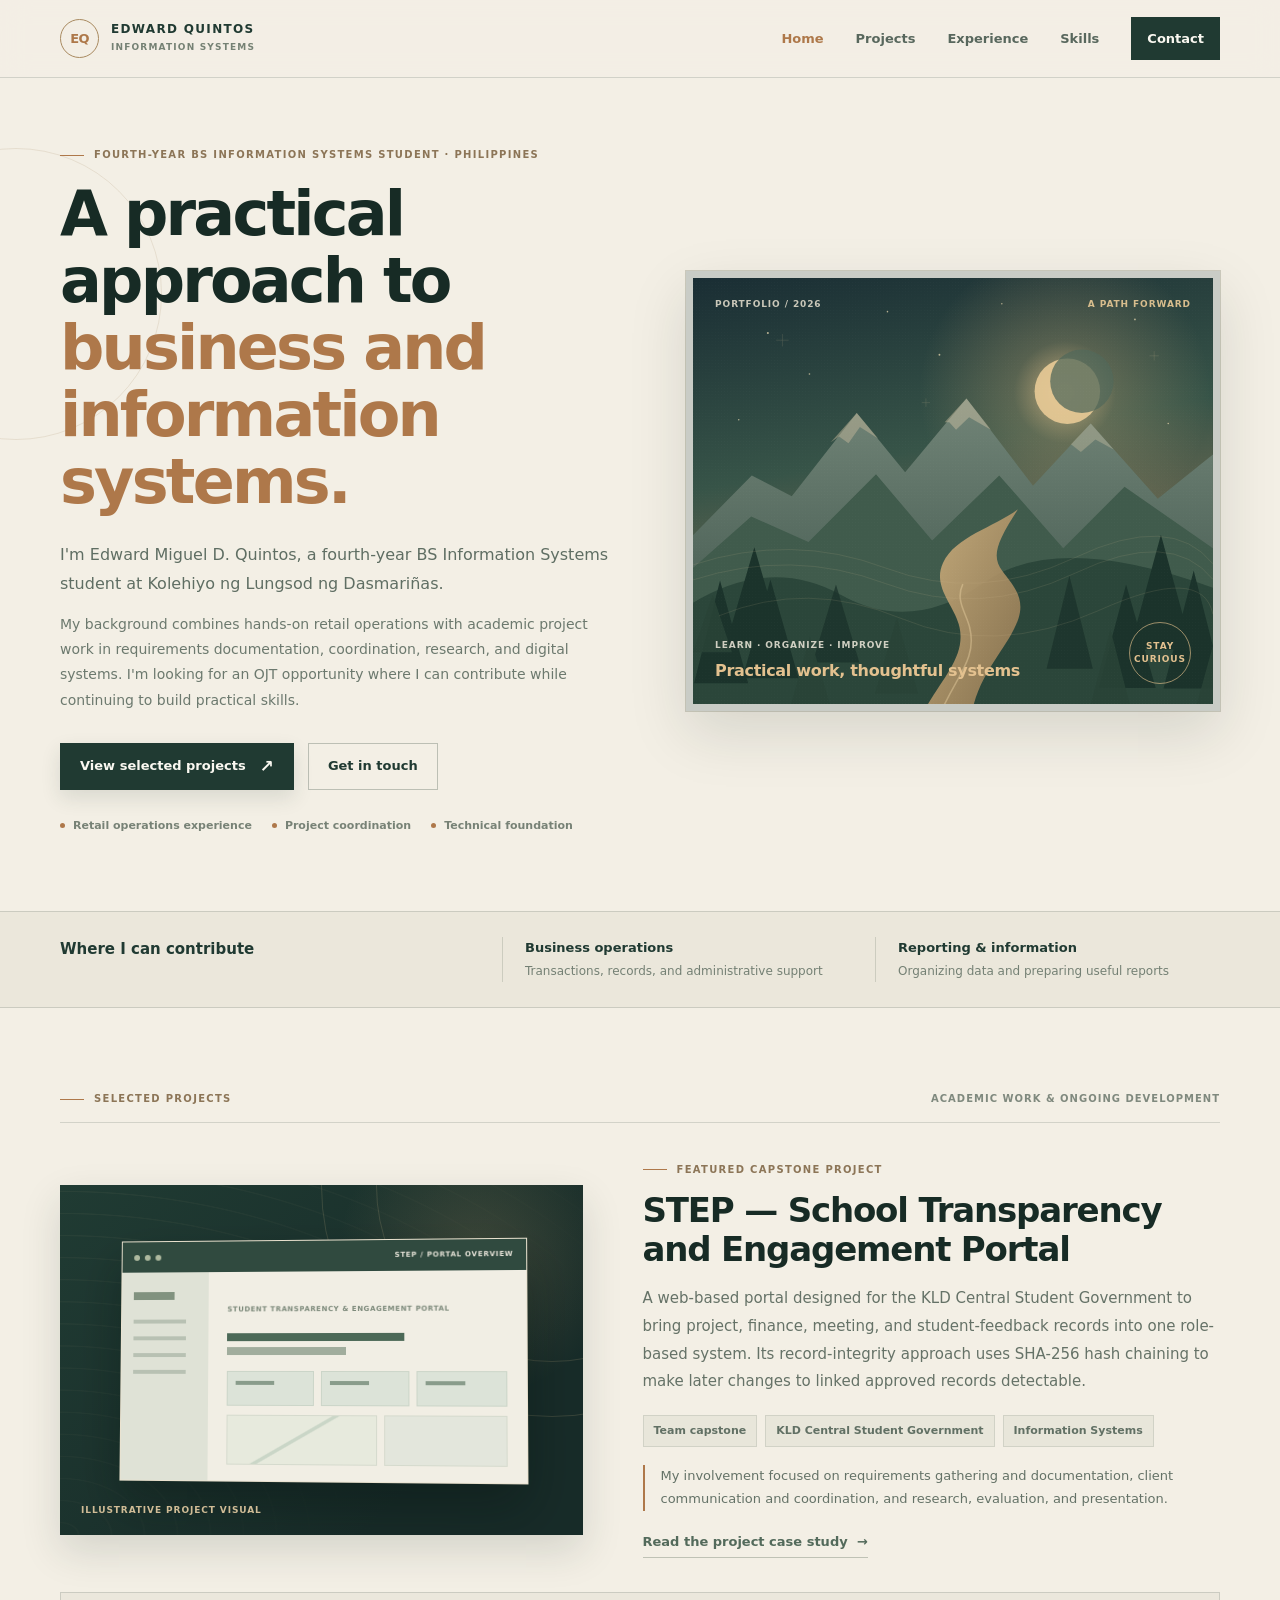
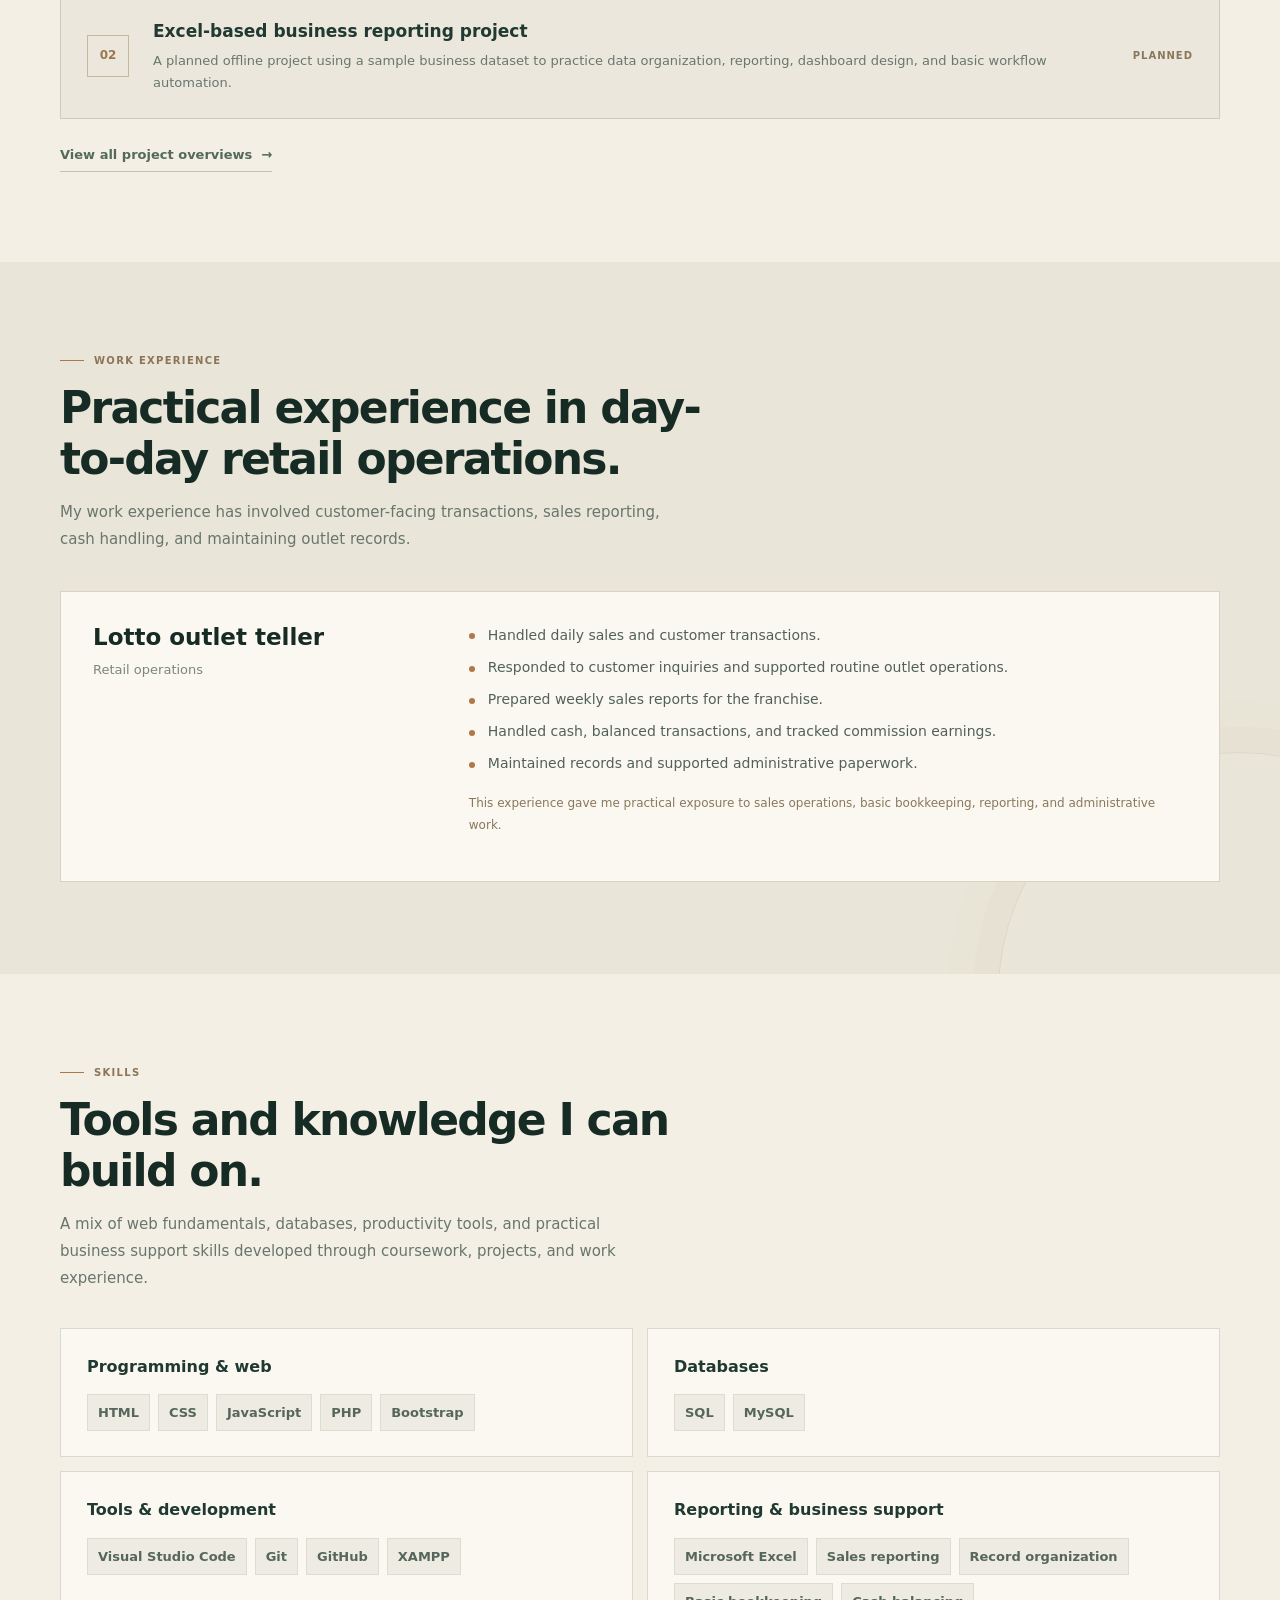
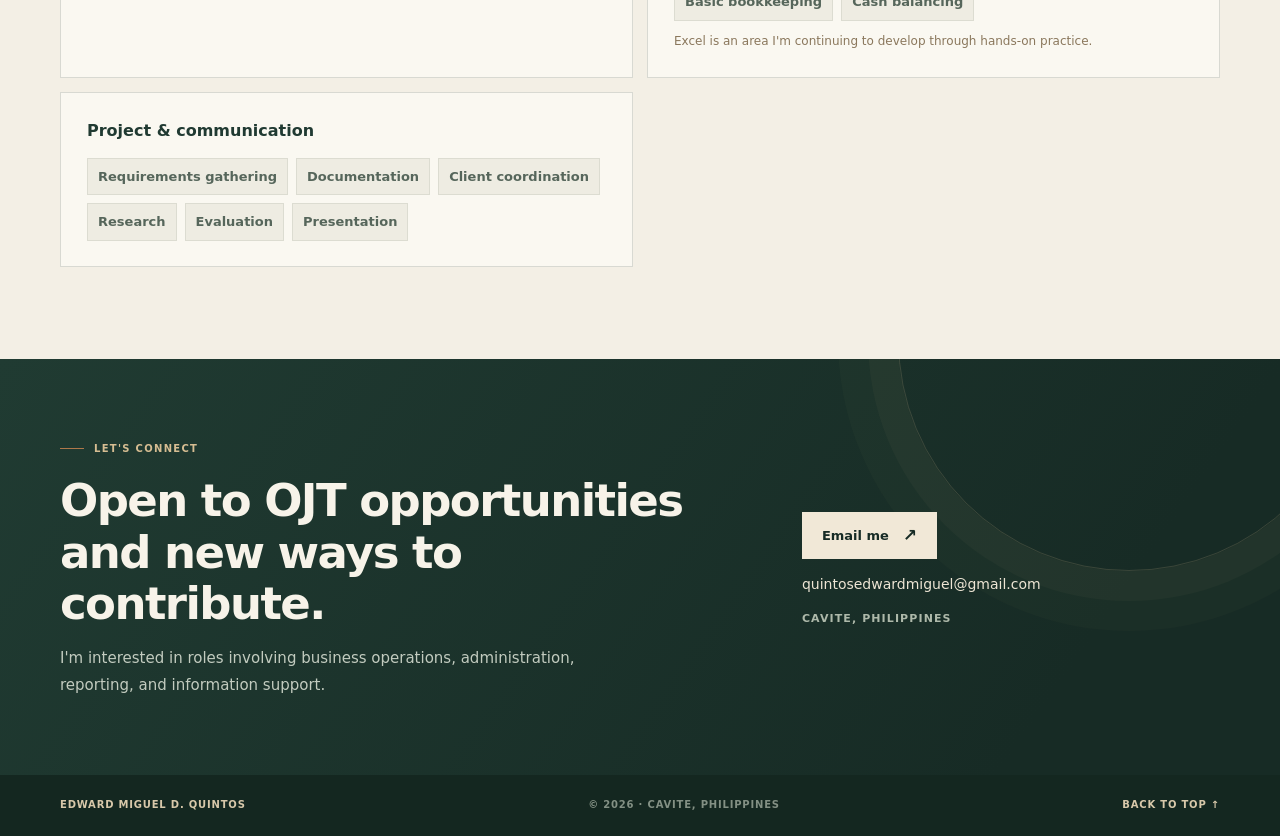
<file: index.html>
<!doctype html>
<html lang="en">
<head>
  <meta charset="utf-8">
  <meta name="viewport" content="width=device-width, initial-scale=1">
  <meta name="theme-color" content="#203a32">
  <meta name="description" content="Portfolio of Edward Miguel D. Quintos, a fourth-year BS Information Systems student interested in business operations, reporting, and information systems.">
  <meta property="og:title" content="Edward Miguel D. Quintos — Information Systems Portfolio">
  <meta property="og:description" content="Projects, work experience, and practical skills in business operations and information systems.">
  <meta property="og:type" content="website">
  <title>Edward Miguel D. Quintos — Information Systems Portfolio</title>
  <link rel="stylesheet" href="assets/css/site.css">
  <script src="assets/js/site.js" defer></script>
</head>
<body>
<a class="skip-link" href="#main">Skip to content</a>
<header class="site-header" id="top">
  <a class="brand" href="#top" aria-label="Edward Quintos, home">
  <span class="brand-mark" aria-hidden="true">EQ</span>
  <span><span class="brand-name">EDWARD QUINTOS</span><span class="brand-sub">INFORMATION SYSTEMS</span></span>
</a>
  <button class="menu-toggle" type="button" aria-expanded="false" aria-controls="primary-nav" aria-label="Open navigation"><span></span><span></span></button>
  <nav class="site-nav" id="primary-nav" aria-label="Main navigation">
    <a href="#top" aria-current="page">Home</a>
    <a href="projects/index.html">Projects</a>
    <a href="#experience">Experience</a>
    <a href="#skills">Skills</a>
    <a class="nav-contact" href="#contact">Contact</a>
  </nav>
</header>
<main id="main">
  <section class="hero shell" aria-labelledby="hero-title">
    <div class="hero-copy">
      <p class="eyebrow">FOURTH-YEAR BS INFORMATION SYSTEMS STUDENT · PHILIPPINES</p>
      <h1 id="hero-title">A practical approach to <span class="accent">business and information systems.</span></h1>
      <p class="hero-lede">I'm Edward Miguel D. Quintos, a fourth-year BS Information Systems student at Kolehiyo ng Lungsod ng Dasmariñas.</p>
      <p class="hero-subtext">My background combines hands-on retail operations with academic project work in requirements documentation, coordination, research, and digital systems. I'm looking for an OJT opportunity where I can contribute while continuing to build practical skills.</p>
      <div class="hero-actions">
        <a class="button button-primary" href="projects/index.html">View selected projects <span class="arrow" aria-hidden="true">↗</span></a>
        <a class="button button-secondary" href="#contact">Get in touch</a>
      </div>
      <div class="hero-facts"><span>Retail operations experience</span><span>Project coordination</span><span>Technical foundation</span></div>
    </div>
    <aside class="hero-art" aria-label="Illustrated twilight mountain valley with a winding path through a forest">
  <div class="art-topline"><span>PORTFOLIO / 2026</span><span class="art-coord">A PATH FORWARD</span></div>
  <svg viewBox="0 0 1000 900" preserveAspectRatio="xMidYMid slice" role="img" aria-hidden="true" xmlns="http://www.w3.org/2000/svg">
          <defs>
            <linearGradient id="sky" x1="0" y1="0" x2="0.2" y2="1"><stop stop-color="#172a32"/><stop offset=".48" stop-color="#375448"/><stop offset="1" stop-color="#a27d59"/></linearGradient>
            <radialGradient id="glow"><stop stop-color="#e6c58f" stop-opacity=".8"/><stop offset=".35" stop-color="#d6b17b" stop-opacity=".25"/><stop offset="1" stop-color="#d6b17b" stop-opacity="0"/></radialGradient>
            <linearGradient id="farMount" x1="0" y1="0" x2="0" y2="1"><stop stop-color="#718477"/><stop offset="1" stop-color="#344b42"/></linearGradient>
            <linearGradient id="nearMount" x1="0" y1="0" x2="0" y2="1"><stop stop-color="#4d6655"/><stop offset="1" stop-color="#1a332d"/></linearGradient>
            <linearGradient id="path" x1="0" y1="0" x2="1" y2="1"><stop stop-color="#d8b783"/><stop offset="1" stop-color="#8f744f"/></linearGradient>
            <pattern id="grain" width="6" height="6" patternUnits="userSpaceOnUse"><circle cx="1" cy="1" r=".6" fill="#fff" opacity=".14"/></pattern>
          </defs>
          <rect width="1000" height="900" fill="url(#sky)"/>
          <circle cx="715" cy="260" r="280" fill="url(#glow)"/>
          <circle cx="720" cy="258" r="63" fill="#e7c995" opacity=".92"/>
          <circle cx="748" cy="239" r="61" fill="#52685a" opacity=".75"/>
          <g fill="#e6d5ad" opacity=".75">
            <circle cx="144" cy="146" r="2"/><circle cx="224" cy="225" r="1.6"/><circle cx="374" cy="105" r="1.5"/><circle cx="474" cy="188" r="1.8"/><circle cx="850" cy="120" r="1.7"/><circle cx="914" cy="320" r="1.5"/><circle cx="594" cy="90" r="1.4"/><circle cx="88" cy="313" r="1.5"/>
          </g>
          <g stroke="#ddc69a" stroke-width="1" fill="none" opacity=".25"><path d="M160 160h24m-12-12v24"/><path d="M878 190h18m-9-9v18"/><path d="M440 280h16m-8-8v16"/></g>
          <path d="M0 535 113 420 190 460 315 300 408 414 526 272 654 440 765 320 894 465 1000 380 1000 900 0 900Z" fill="url(#farMount)"/>
          <path d="m265 356 50-56 41 49-35-22-22 31-18-13Z" fill="#c2b69a" opacity=".48"/><path d="m484 318 42-46 47 60-42-24-25 24-13-14Z" fill="#d7c6a6" opacity=".42"/><path d="m727 360 38-40 44 50-35-19-28 24Z" fill="#d7c6a6" opacity=".34"/>
          <path d="M0 598 112 499 222 548 352 418 460 545 589 420 712 560 830 442 1000 560 1000 900 0 900Z" fill="#405b4c"/>
          <path d="M0 665Q150 575 285 650T560 626T1000 636V900H0Z" fill="#2b463a"/>
          <path d="M430 900C470 816 530 772 511 706c-11-39-51-73-30-118 24-51 96-67 144-103-42 65-51 91-30 119 20 27 44 51 31 91-20 60-82 105-94 205Z" fill="url(#path)" opacity=".88"/>
          <path d="M467 900c30-87 82-121 65-188-7-28-28-52-13-83" stroke="#f0d7a7" stroke-width="3" fill="none" opacity=".4"/>
          <g fill="#1b332b">
            <path d="M65 740 118 558 171 740Z M95 810 149 620 203 810Z M2 820 52 622 106 820Z"/><path d="M840 755 900 534 960 755Z M905 830 963 603 1021 830Z M780 829 833 630 890 829Z"/>
            <path d="M230 780 275 630 320 780Z M680 792 724 613 769 792Z" opacity=".78"/>
          </g>
          <g fill="#294437" opacity=".88"><path d="M0 760 38 650 75 760Z M186 870 225 730 266 870Z M350 840 392 694 433 840Z M760 880 803 716 845 880Z M965 875 1000 747 1035 875Z"/></g>
          <g stroke="#d5bd93" stroke-width="1" opacity=".24" fill="none"><path d="M0 592Q190 530 370 598T735 578T1000 590"/><path d="M0 621Q190 560 370 628T735 608T1000 620"/><path d="M50 690Q220 620 400 695T780 680T1000 687"/></g>
          <rect width="1000" height="900" fill="url(#grain)" opacity=".42"/>
        </svg>
  <div class="art-bottomline"><div><span>LEARN · ORGANIZE · IMPROVE</span><strong>Practical work, thoughtful systems</strong></div><div class="art-stamp">STAY<br>CURIOUS</div></div>
</aside>
  </section>

  <section class="intro-band" aria-label="Areas of interest">
    <div class="shell intro-band-inner">
      <div class="intro-band-lead">Where I can contribute</div>
      <div class="intro-band-item"><strong>Business operations</strong><span>Transactions, records, and administrative support</span></div>
      <div class="intro-band-item"><strong>Reporting & information</strong><span>Organizing data and preparing useful reports</span></div>
    </div>
  </section>

  <section class="project-preview-section shell" aria-labelledby="selected-work-title">
    <div class="section-topline"><p class="eyebrow" id="selected-work-title">SELECTED PROJECTS</p><span class="section-note">Academic work & ongoing development</span></div>
    <article class="project-preview-card">
      <div class="project-art" aria-label="Illustrative preview of a portal dashboard, not an application screenshot">
        <div class="contour" aria-hidden="true"></div>
        <div class="project-window" aria-hidden="true">
          <div class="window-bar"><i></i><i></i><i></i><span>STEP / PORTAL OVERVIEW</span></div>
          <div class="window-body"><div class="window-sidebar"><b></b><i></i><i></i><i></i><i></i></div><div class="window-main"><span class="wire-label">STUDENT TRANSPARENCY & ENGAGEMENT PORTAL</span><div class="wire-title"></div><div class="wire-title short"></div><div class="wire-stats"><i></i><i></i><i></i></div><div class="wire-content"><i></i><i></i></div></div></div>
        </div>
        <span class="visual-caption">ILLUSTRATIVE PROJECT VISUAL</span>
      </div>
      <div class="project-copy">
        <p class="eyebrow">FEATURED CAPSTONE PROJECT</p>
        <h3>STEP — School Transparency and Engagement Portal</h3>
        <p class="project-summary">A web-based portal designed for the KLD Central Student Government to bring project, finance, meeting, and student-feedback records into one role-based system. Its record-integrity approach uses SHA-256 hash chaining to make later changes to linked approved records detectable.</p>
        <div class="project-meta"><span class="meta-chip">Team capstone</span><span class="meta-chip">KLD Central Student Government</span><span class="meta-chip">Information Systems</span></div>
        <p class="contribution-note">My involvement focused on requirements gathering and documentation, client communication and coordination, and research, evaluation, and presentation.</p>
        <a class="text-link" href="projects/step.html">Read the project case study <span aria-hidden="true">→</span></a>
      </div>
    </article>
    <div class="planned-project">
      <div class="planned-mark" aria-hidden="true">02</div>
      <div class="planned-project-copy"><h3>Excel-based business reporting project</h3><p>A planned offline project using a sample business dataset to practice data organization, reporting, dashboard design, and basic workflow automation.</p></div>
      <span class="status-label">PLANNED</span>
    </div>
    <div style="margin-top:22px"><a class="text-link" href="projects/index.html">View all project overviews <span aria-hidden="true">→</span></a></div>
  </section>

  <section class="experience-section section" id="experience" aria-labelledby="experience-title">
    <div class="shell">
      <div class="section-heading">
        <p class="eyebrow">WORK EXPERIENCE</p>
        <h2 id="experience-title">Practical experience in day-to-day retail operations.</h2>
        <p>My work experience has involved customer-facing transactions, sales reporting, cash handling, and maintaining outlet records.</p>
      </div>
      <article class="experience-card">
        <div class="experience-role"><h3>Lotto outlet teller</h3><p>Retail operations</p></div>
        <div class="experience-detail">
          <ul class="clean-list">
            <li>Handled daily sales and customer transactions.</li>
            <li>Responded to customer inquiries and supported routine outlet operations.</li>
            <li>Prepared weekly sales reports for the franchise.</li>
            <li>Handled cash, balanced transactions, and tracked commission earnings.</li>
            <li>Maintained records and supported administrative paperwork.</li>
          </ul>
          <p class="experience-footnote">This experience gave me practical exposure to sales operations, basic bookkeeping, reporting, and administrative work.</p>
        </div>
      </article>
    </div>
  </section>

  <section class="skills-section shell" id="skills" aria-labelledby="skills-title">
    <div class="section-heading">
      <p class="eyebrow">SKILLS</p>
      <h2 id="skills-title">Tools and knowledge I can build on.</h2>
      <p>A mix of web fundamentals, databases, productivity tools, and practical business support skills developed through coursework, projects, and work experience.</p>
    </div>
    <div class="skills-grid">
      <article class="skill-card"><h3>Programming & web</h3><div class="skill-tags"><span>HTML</span><span>CSS</span><span>JavaScript</span><span>PHP</span><span>Bootstrap</span></div></article>
      <article class="skill-card"><h3>Databases</h3><div class="skill-tags"><span>SQL</span><span>MySQL</span></div></article>
      <article class="skill-card"><h3>Tools & development</h3><div class="skill-tags"><span>Visual Studio Code</span><span>Git</span><span>GitHub</span><span>XAMPP</span></div></article>
      <article class="skill-card"><h3>Reporting & business support</h3><div class="skill-tags"><span>Microsoft Excel</span><span>Sales reporting</span><span>Record organization</span><span>Basic bookkeeping</span><span>Cash balancing</span></div><p class="skill-note">Excel is an area I'm continuing to develop through hands-on practice.</p></article>
      <article class="skill-card"><h3>Project & communication</h3><div class="skill-tags"><span>Requirements gathering</span><span>Documentation</span><span>Client coordination</span><span>Research</span><span>Evaluation</span><span>Presentation</span></div></article>
    </div>
  </section>

  <section class="contact-section" id="contact" aria-labelledby="contact-title">
    <div class="shell contact-inner">
      <div><p class="eyebrow">LET'S CONNECT</p><h2 id="contact-title">Open to OJT opportunities and new ways to contribute.</h2><p>I'm interested in roles involving business operations, administration, reporting, and information support.</p></div>
      <div class="contact-actions"><a class="button button-light" href="mailto:quintosedwardmiguel@gmail.com">Email me <span class="arrow" aria-hidden="true">↗</span></a><span class="email-text">quintosedwardmiguel@gmail.com</span><span class="contact-location">Cavite, Philippines</span></div>
    </div>
  </section>
</main>
<footer class="site-footer">
  <a href="#top">EDWARD MIGUEL D. QUINTOS</a>
  <span>© <span data-year>2026</span> · CAVITE, PHILIPPINES</span>
  <a class="back-top" href="#top">BACK TO TOP ↑</a>
</footer>
</body>
</html>
</file>
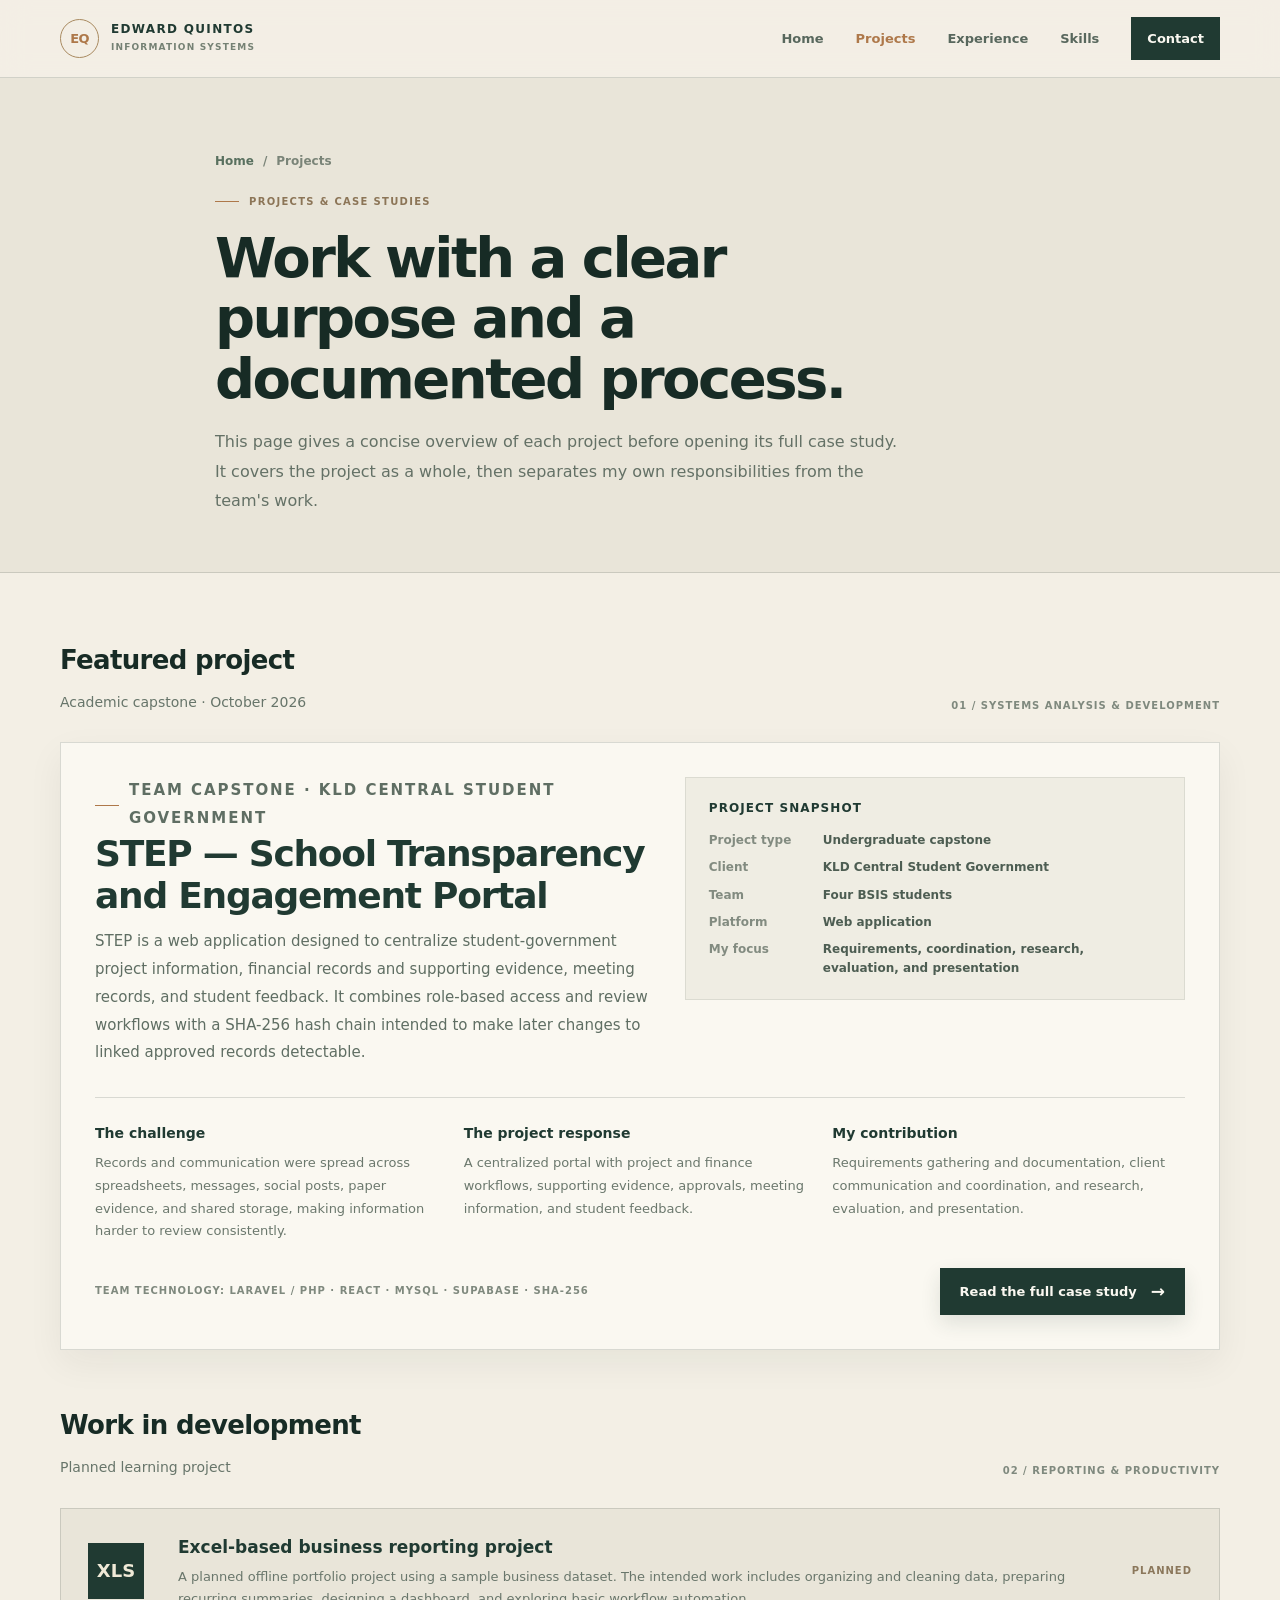
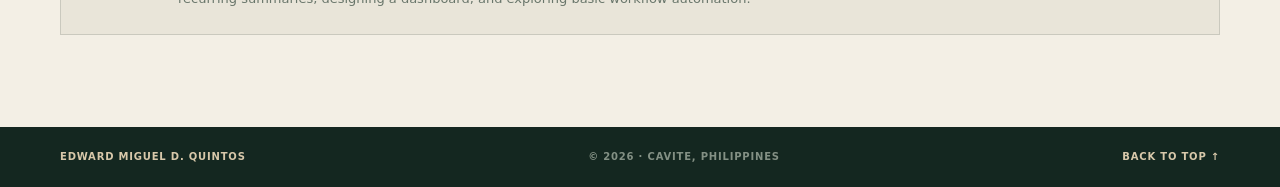
<file: projects/index.html>
<!doctype html>
<html lang="en">
<head>
  <meta charset="utf-8"><meta name="viewport" content="width=device-width, initial-scale=1"><meta name="theme-color" content="#203a32">
  <meta name="description" content="Project overviews and case studies by Edward Miguel D. Quintos, Information Systems student.">
  <title>Projects — Edward Miguel D. Quintos</title><link rel="stylesheet" href="../assets/css/site.css"><script src="../assets/js/site.js" defer></script>
</head>
<body>
<a class="skip-link" href="#main">Skip to content</a>
<header class="site-header" id="top">
  <a class="brand" href="../#top" aria-label="Edward Quintos, home">
  <span class="brand-mark" aria-hidden="true">EQ</span>
  <span><span class="brand-name">EDWARD QUINTOS</span><span class="brand-sub">INFORMATION SYSTEMS</span></span>
</a>
  <button class="menu-toggle" type="button" aria-expanded="false" aria-controls="primary-nav" aria-label="Open navigation"><span></span><span></span></button>
  <nav class="site-nav" id="primary-nav" aria-label="Main navigation">
    <a href="../#top">Home</a>
    <a href="../projects/index.html" aria-current="page">Projects</a>
    <a href="../#experience">Experience</a>
    <a href="../#skills">Skills</a>
    <a class="nav-contact" href="../#contact">Contact</a>
  </nav>
</header>
<main id="main">
  <section class="page-hero"><div class="shell page-hero-inner"><div class="breadcrumb"><a href="../index.html">Home</a><span aria-hidden="true">/</span><span>Projects</span></div><p class="eyebrow">PROJECTS & CASE STUDIES</p><h1>Work with a clear purpose and a documented process.</h1><p>This page gives a concise overview of each project before opening its full case study. It covers the project as a whole, then separates my own responsibilities from the team's work.</p></div></section>
  <section class="projects-wrap shell">
    <div class="projects-intro"><div><h2>Featured project</h2><p>Academic capstone · October 2026</p></div><span class="section-note">01 / SYSTEMS ANALYSIS & DEVELOPMENT</span></div>
    <article class="project-overview-card">
      <div class="overview-top">
        <div><p class="eyebrow">TEAM CAPSTONE · KLD CENTRAL STUDENT GOVERNMENT</p><h3>STEP — School Transparency and Engagement Portal</h3><p>STEP is a web application designed to centralize student-government project information, financial records and supporting evidence, meeting records, and student feedback. It combines role-based access and review workflows with a SHA-256 hash chain intended to make later changes to linked approved records detectable.</p></div>
        <aside class="snapshot" aria-label="Project snapshot"><h4>Project snapshot</h4><dl><dt>Project type</dt><dd>Undergraduate capstone</dd><dt>Client</dt><dd>KLD Central Student Government</dd><dt>Team</dt><dd>Four BSIS students</dd><dt>Platform</dt><dd>Web application</dd><dt>My focus</dt><dd>Requirements, coordination, research, evaluation, and presentation</dd></dl></aside>
      </div>
      <div class="overview-sections">
        <div class="overview-section"><h4>The challenge</h4><p>Records and communication were spread across spreadsheets, messages, social posts, paper evidence, and shared storage, making information harder to review consistently.</p></div>
        <div class="overview-section"><h4>The project response</h4><p>A centralized portal with project and finance workflows, supporting evidence, approvals, meeting information, and student feedback.</p></div>
        <div class="overview-section"><h4>My contribution</h4><p>Requirements gathering and documentation, client communication and coordination, and research, evaluation, and presentation.</p></div>
      </div>
      <div class="overview-footer"><span class="section-note">Team technology: Laravel / PHP · React · MySQL · Supabase · SHA-256</span><a class="button button-primary" href="step.html">Read the full case study <span class="arrow" aria-hidden="true">→</span></a></div>
    </article>

    <div class="projects-intro" style="margin-top:54px"><div><h2>Work in development</h2><p>Planned learning project</p></div><span class="section-note">02 / REPORTING & PRODUCTIVITY</span></div>
    <article class="excel-card"><div class="excel-icon" aria-hidden="true">XLS</div><div><h3>Excel-based business reporting project</h3><p>A planned offline portfolio project using a sample business dataset. The intended work includes organizing and cleaning data, preparing recurring summaries, designing a dashboard, and exploring basic workflow automation.</p></div><span class="status-label">PLANNED</span></article>
  </section>
</main>
<footer class="site-footer">
  <a href="../#top">EDWARD MIGUEL D. QUINTOS</a>
  <span>© <span data-year>2026</span> · CAVITE, PHILIPPINES</span>
  <a class="back-top" href="../#top">BACK TO TOP ↑</a>
</footer>
</body>
</html>
</file>
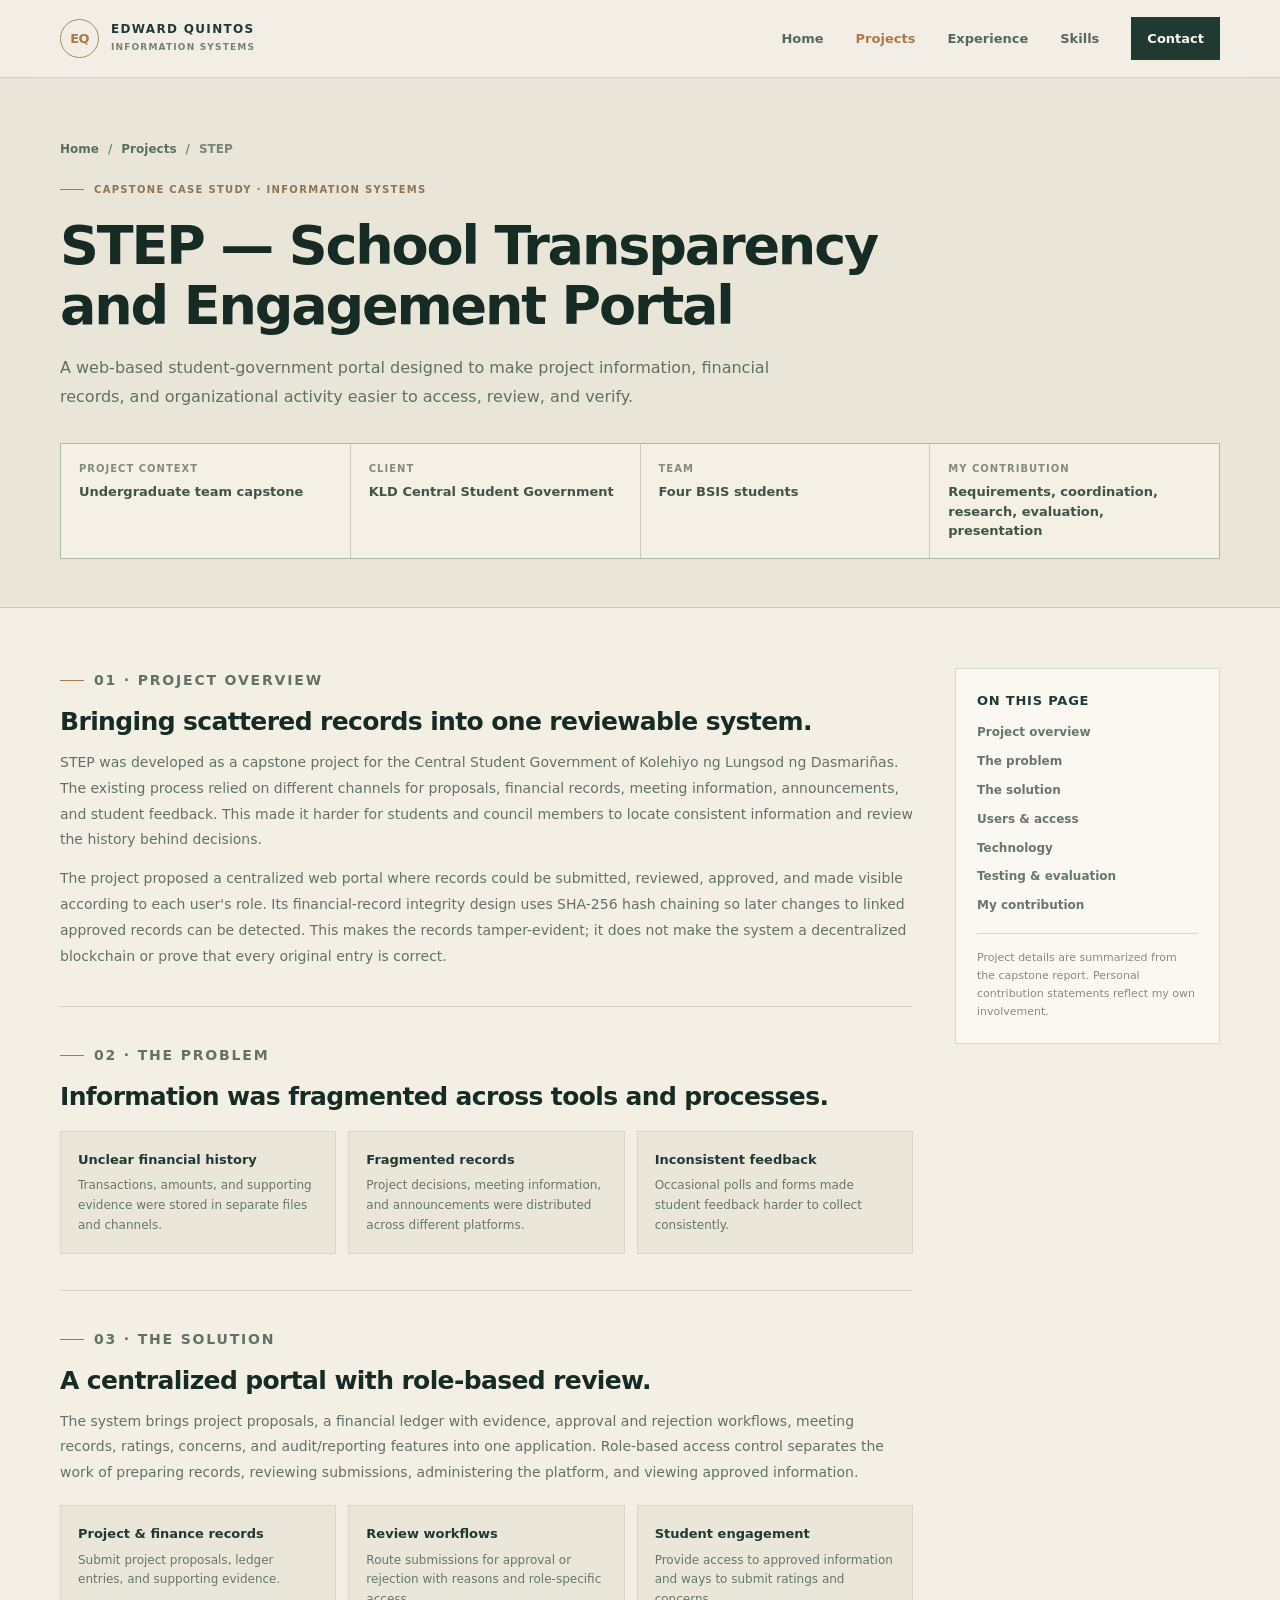
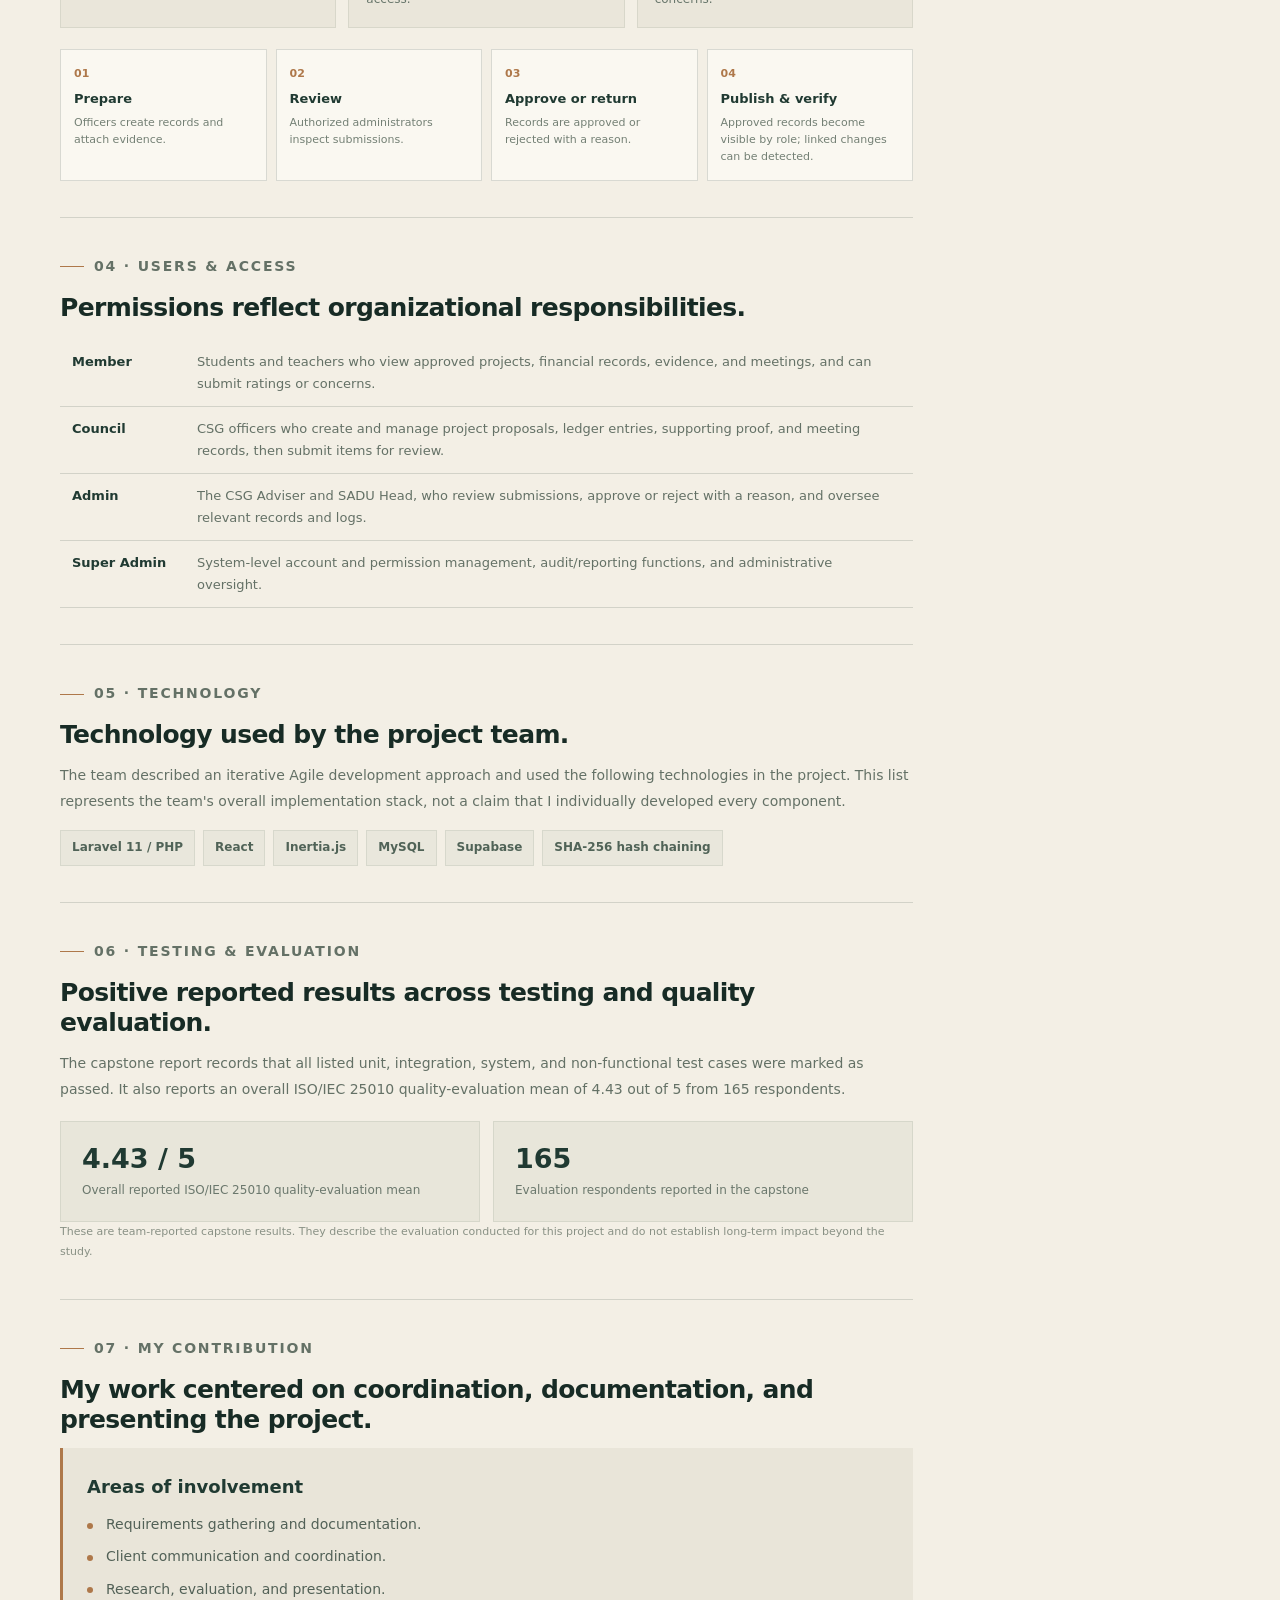
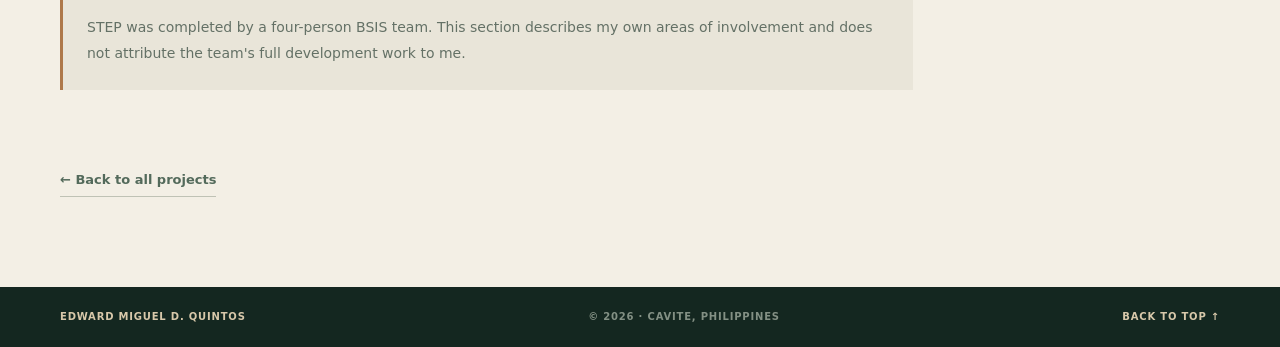
<file: projects/step.html>
<!doctype html>
<html lang="en">
<head>
  <meta charset="utf-8"><meta name="viewport" content="width=device-width, initial-scale=1"><meta name="theme-color" content="#203a32">
  <meta name="description" content="A case study of STEP, a School Transparency and Engagement Portal capstone project for the KLD Central Student Government.">
  <title>STEP Case Study — Edward Miguel D. Quintos</title><link rel="stylesheet" href="../assets/css/site.css"><script src="../assets/js/site.js" defer></script>
</head>
<body>
<a class="skip-link" href="#main">Skip to content</a>
<header class="site-header" id="top">
  <a class="brand" href="../#top" aria-label="Edward Quintos, home">
  <span class="brand-mark" aria-hidden="true">EQ</span>
  <span><span class="brand-name">EDWARD QUINTOS</span><span class="brand-sub">INFORMATION SYSTEMS</span></span>
</a>
  <button class="menu-toggle" type="button" aria-expanded="false" aria-controls="primary-nav" aria-label="Open navigation"><span></span><span></span></button>
  <nav class="site-nav" id="primary-nav" aria-label="Main navigation">
    <a href="../#top">Home</a>
    <a href="../projects/index.html" aria-current="page">Projects</a>
    <a href="../#experience">Experience</a>
    <a href="../#skills">Skills</a>
    <a class="nav-contact" href="../#contact">Contact</a>
  </nav>
</header>
<main id="main">
  <section class="case-study-hero"><div class="shell">
    <div class="breadcrumb"><a href="../index.html">Home</a><span aria-hidden="true">/</span><a href="index.html">Projects</a><span aria-hidden="true">/</span><span>STEP</span></div>
    <p class="eyebrow">CAPSTONE CASE STUDY · INFORMATION SYSTEMS</p>
    <h1>STEP — School Transparency and Engagement Portal</h1>
    <p class="lead">A web-based student-government portal designed to make project information, financial records, and organizational activity easier to access, review, and verify.</p>
    <div class="case-meta-grid">
      <div class="case-meta"><span>Project context</span><strong>Undergraduate team capstone</strong></div>
      <div class="case-meta"><span>Client</span><strong>KLD Central Student Government</strong></div>
      <div class="case-meta"><span>Team</span><strong>Four BSIS students</strong></div>
      <div class="case-meta"><span>My contribution</span><strong>Requirements, coordination, research, evaluation, presentation</strong></div>
    </div>
  </div></section>

  <section class="case-study-content shell">
    <div class="case-layout">
      <div class="case-main">
        <section class="case-section" id="overview"><p class="eyebrow">01 · PROJECT OVERVIEW</p><h2>Bringing scattered records into one reviewable system.</h2><p>STEP was developed as a capstone project for the Central Student Government of Kolehiyo ng Lungsod ng Dasmariñas. The existing process relied on different channels for proposals, financial records, meeting information, announcements, and student feedback. This made it harder for students and council members to locate consistent information and review the history behind decisions.</p><p>The project proposed a centralized web portal where records could be submitted, reviewed, approved, and made visible according to each user's role. Its financial-record integrity design uses SHA-256 hash chaining so later changes to linked approved records can be detected. This makes the records tamper-evident; it does not make the system a decentralized blockchain or prove that every original entry is correct.</p></section>

        <section class="case-section" id="problem"><p class="eyebrow">02 · THE PROBLEM</p><h2>Information was fragmented across tools and processes.</h2><div class="problem-grid"><div class="problem-card"><strong>Unclear financial history</strong><span>Transactions, amounts, and supporting evidence were stored in separate files and channels.</span></div><div class="problem-card"><strong>Fragmented records</strong><span>Project decisions, meeting information, and announcements were distributed across different platforms.</span></div><div class="problem-card"><strong>Inconsistent feedback</strong><span>Occasional polls and forms made student feedback harder to collect consistently.</span></div></div></section>

        <section class="case-section" id="solution"><p class="eyebrow">03 · THE SOLUTION</p><h2>A centralized portal with role-based review.</h2><p>The system brings project proposals, a financial ledger with evidence, approval and rejection workflows, meeting records, ratings, concerns, and audit/reporting features into one application. Role-based access control separates the work of preparing records, reviewing submissions, administering the platform, and viewing approved information.</p><div class="feature-grid"><div class="feature-card"><strong>Project & finance records</strong><span>Submit project proposals, ledger entries, and supporting evidence.</span></div><div class="feature-card"><strong>Review workflows</strong><span>Route submissions for approval or rejection with reasons and role-specific access.</span></div><div class="feature-card"><strong>Student engagement</strong><span>Provide access to approved information and ways to submit ratings and concerns.</span></div></div><div class="workflow" aria-label="Simplified record workflow"><div class="workflow-step"><b>01</b><strong>Prepare</strong><span>Officers create records and attach evidence.</span></div><div class="workflow-step"><b>02</b><strong>Review</strong><span>Authorized administrators inspect submissions.</span></div><div class="workflow-step"><b>03</b><strong>Approve or return</strong><span>Records are approved or rejected with a reason.</span></div><div class="workflow-step"><b>04</b><strong>Publish & verify</strong><span>Approved records become visible by role; linked changes can be detected.</span></div></div></section>

        <section class="case-section" id="roles"><p class="eyebrow">04 · USERS & ACCESS</p><h2>Permissions reflect organizational responsibilities.</h2><table class="role-table"><tbody><tr><th>Member</th><td>Students and teachers who view approved projects, financial records, evidence, and meetings, and can submit ratings or concerns.</td></tr><tr><th>Council</th><td>CSG officers who create and manage project proposals, ledger entries, supporting proof, and meeting records, then submit items for review.</td></tr><tr><th>Admin</th><td>The CSG Adviser and SADU Head, who review submissions, approve or reject with a reason, and oversee relevant records and logs.</td></tr><tr><th>Super Admin</th><td>System-level account and permission management, audit/reporting functions, and administrative oversight.</td></tr></tbody></table></section>

        <section class="case-section" id="technology"><p class="eyebrow">05 · TECHNOLOGY</p><h2>Technology used by the project team.</h2><p>The team described an iterative Agile development approach and used the following technologies in the project. This list represents the team's overall implementation stack, not a claim that I individually developed every component.</p><div class="tech-list"><span>Laravel 11 / PHP</span><span>React</span><span>Inertia.js</span><span>MySQL</span><span>Supabase</span><span>SHA-256 hash chaining</span></div></section>

        <section class="case-section" id="evaluation"><p class="eyebrow">06 · TESTING & EVALUATION</p><h2>Positive reported results across testing and quality evaluation.</h2><p>The capstone report records that all listed unit, integration, system, and non-functional test cases were marked as passed. It also reports an overall ISO/IEC 25010 quality-evaluation mean of 4.43 out of 5 from 165 respondents.</p><div class="result-panel"><div class="result-metric"><strong>4.43 / 5</strong><span>Overall reported ISO/IEC 25010 quality-evaluation mean</span></div><div class="result-metric"><strong>165</strong><span>Evaluation respondents reported in the capstone</span></div></div><p class="source-note">These are team-reported capstone results. They describe the evaluation conducted for this project and do not establish long-term impact beyond the study.</p></section>

        <section class="case-section" id="contribution"><p class="eyebrow">07 · MY CONTRIBUTION</p><h2>My work centered on coordination, documentation, and presenting the project.</h2><div class="contribution-panel"><h3>Areas of involvement</h3><ul class="clean-list"><li>Requirements gathering and documentation.</li><li>Client communication and coordination.</li><li>Research, evaluation, and presentation.</li></ul><p style="margin-top:14px">STEP was completed by a four-person BSIS team. This section describes my own areas of involvement and does not attribute the team's full development work to me.</p></div></section>
      </div>
      <aside class="case-sidebar" aria-label="Case study sections"><h3>On this page</h3><nav><a href="#overview">Project overview</a><a href="#problem">The problem</a><a href="#solution">The solution</a><a href="#roles">Users & access</a><a href="#technology">Technology</a><a href="#evaluation">Testing & evaluation</a><a href="#contribution">My contribution</a></nav><p class="sidebar-note">Project details are summarized from the capstone report. Personal contribution statements reflect my own involvement.</p></aside>
    </div>
    <div style="margin-top:40px"><a class="text-link" href="index.html">← Back to all projects</a></div>
  </section>
</main>
<footer class="site-footer">
  <a href="../#top">EDWARD MIGUEL D. QUINTOS</a>
  <span>© <span data-year>2026</span> · CAVITE, PHILIPPINES</span>
  <a class="back-top" href="../#top">BACK TO TOP ↑</a>
</footer>
</body>
</html>
</file>
<file: assets/css/site.css>
/* Edward Quintos portfolio — shared styles */
:root {
  color-scheme: light;
  --ink: #25352d;
  --ink-soft: #5b6a60;
  --forest: #203a32;
  --forest-deep: #172b25;
  --forest-mid: #345448;
  --sage: #aab6a4;
  --parchment: #f3efe5;
  --paper: #faf8f1;
  --paper-deep: #e9e3d6;
  --stone: #d7d0c2;
  --copper: #ae784a;
  --gold: #d5b681;
  --muted: #7f897f;
  --line: rgba(42, 60, 49, .16);
  --shadow: 0 22px 55px rgba(26, 40, 31, .13);
  --max: 1160px;
  --font: system-ui, -apple-system, BlinkMacSystemFont, "Segoe UI", sans-serif;
}
* { box-sizing: border-box; }
html { scroll-behavior: smooth; scroll-padding-top: 92px; }
body { margin: 0; color: var(--ink); background: var(--parchment); font-family: var(--font); font-size: 16px; line-height: 1.65; -webkit-font-smoothing: antialiased; }
body, button, input, textarea { font-family: var(--font); }
a { color: inherit; }
button, a { -webkit-tap-highlight-color: transparent; }
a:focus-visible, button:focus-visible { outline: 3px solid var(--copper); outline-offset: 4px; }
::selection { background: #d9c39f; color: var(--forest-deep); }
.skip-link { position: absolute; z-index: 100; left: 14px; top: -60px; padding: 10px 14px; color: var(--ink); background: var(--paper); border: 1px solid var(--line); }
.skip-link:focus { top: 12px; }
.shell { width: min(var(--max), calc(100% - 72px)); margin-inline: auto; }
.site-header { position: sticky; z-index: 50; top: 0; min-height: 78px; display: flex; align-items: center; justify-content: space-between; gap: 30px; padding: 0 max(36px, calc((100vw - var(--max)) / 2)); background: rgba(243, 239, 229, .94); border-bottom: 1px solid var(--line); backdrop-filter: blur(14px); }
.brand { display: inline-flex; align-items: center; gap: 12px; color: var(--forest); text-decoration: none; flex: 0 0 auto; }
.brand-mark { width: 39px; height: 39px; display: grid; place-items: center; border: 1px solid #a88960; border-radius: 50%; color: var(--copper); font-size: 13px; font-weight: 750; letter-spacing: -.06em; }
.brand-name { display: block; font-size: 12px; line-height: 1.2; font-weight: 800; letter-spacing: .11em; }
.brand-sub { display: block; margin-top: 4px; color: #758174; font-size: 9px; font-weight: 650; letter-spacing: .13em; }
.site-nav { display: flex; align-items: center; gap: clamp(18px, 2.5vw, 32px); }
.site-nav a { color: #58675d; font-size: 13px; font-weight: 650; text-decoration: none; transition: color .2s ease, background .2s ease; }
.site-nav a:hover, .site-nav a[aria-current="page"] { color: var(--copper); }
.site-nav .nav-contact { padding: 10px 15px; color: var(--paper); background: var(--forest); border: 1px solid var(--forest); }
.site-nav .nav-contact:hover { color: #fff; background: #345648; border-color: #345648; }
.menu-toggle { display: none; width: 44px; height: 42px; padding: 9px; border: 1px solid var(--line); background: transparent; cursor: pointer; }
.menu-toggle span { display: block; width: 22px; height: 2px; margin: 5px auto; background: var(--forest); transition: transform .2s ease; }

/* Home */
.hero { min-height: 620px; padding-block: 70px 76px; display: grid; grid-template-columns: 1.02fr .98fr; align-items: center; gap: clamp(38px, 5.5vw, 76px); position: relative; }
.hero:before { content: ""; position: absolute; width: 290px; height: 290px; left: -190px; top: 70px; border: 1px solid rgba(173, 151, 115, .2); border-radius: 50%; pointer-events: none; }
.hero-copy { position: relative; z-index: 2; }
.eyebrow { display: flex; align-items: center; gap: 10px; margin: 0 0 19px; color: #8c7557; font-size: 10px; font-weight: 750; line-height: 1.4; letter-spacing: .13em; text-transform: uppercase; }
.eyebrow:before { content: ""; width: 24px; height: 1px; background: var(--copper); flex: 0 0 auto; }
.hero h1, .page-hero h1 { max-width: 680px; margin: 0; color: var(--forest-deep); font-size: clamp(40px, 5.2vw, 62px); font-weight: 760; line-height: 1.08; letter-spacing: -.045em; }
.hero h1 .accent, .page-hero h1 .accent { color: var(--copper); }
.hero-lede { max-width: 560px; margin: 24px 0 0; color: #5f6e63; font-size: 16px; line-height: 1.85; }
.hero-subtext { max-width: 550px; margin: 13px 0 0; color: #6c796e; font-size: 14px; line-height: 1.8; }
.hero-actions { display: flex; flex-wrap: wrap; align-items: center; gap: 14px; margin-top: 30px; }
.button { min-height: 47px; display: inline-flex; align-items: center; justify-content: center; gap: 14px; padding: 0 19px; border: 1px solid transparent; font-size: 13px; font-weight: 700; text-decoration: none; transition: transform .2s ease, background .2s ease, border-color .2s ease; }
.button:hover { transform: translateY(-2px); }
.button-primary { color: var(--paper); background: var(--forest); border-color: var(--forest); box-shadow: 0 8px 20px rgba(32,58,50,.12); }
.button-primary:hover { background: #345648; border-color: #345648; }
.button-secondary { color: var(--forest); background: transparent; border-color: rgba(44, 67, 54, .28); }
.button-secondary:hover { background: rgba(255,255,255,.45); border-color: var(--copper); }
.button .arrow { font-size: 17px; line-height: 1; }
.hero-facts { display: flex; flex-wrap: wrap; gap: 11px 20px; margin-top: 27px; color: #778276; font-size: 11px; font-weight: 700; }
.hero-facts span { display: inline-flex; align-items: center; gap: 8px; }
.hero-facts span:before { content: ""; width: 5px; height: 5px; border-radius: 50%; background: var(--copper); }
.hero-art { min-height: 440px; width: 100%; position: relative; isolation: isolate; overflow: hidden; background: #1c332e; border: 7px solid rgba(250,248,241,.78); outline: 1px solid rgba(87,91,69,.25); box-shadow: var(--shadow); }
.hero-art svg { position: absolute; inset: 0; width: 100%; height: 100%; }
.art-topline { position: absolute; z-index: 3; left: 22px; top: 19px; right: 22px; display: flex; justify-content: space-between; gap: 12px; color: rgba(239,232,213,.82); font-size: 9px; font-weight: 700; letter-spacing: .1em; }
.art-topline .art-coord { color: #d8bd8d; }
.art-bottomline { position: absolute; z-index: 3; bottom: 20px; left: 22px; right: 22px; display: flex; align-items: end; justify-content: space-between; gap: 14px; color: rgba(240,235,220,.84); font-size: 9px; font-weight: 700; letter-spacing: .1em; text-transform: uppercase; }
.art-bottomline strong { display: block; margin-top: 5px; color: #e3c18f; font-size: 16px; font-weight: 700; letter-spacing: -.02em; text-transform: none; }
.art-stamp { width: 62px; height: 62px; display: grid; place-items: center; border: 1px solid rgba(224,191,139,.65); border-radius: 50%; color: #e3c18f; font-size: 9px; font-weight: 700; line-height: 1.5; text-align: center; }
.intro-band { background: rgba(231, 227, 215, .68); border-block: 1px solid var(--line); }
.intro-band-inner { display: grid; grid-template-columns: 1.2fr 1fr 1fr; gap: 28px; padding-block: 25px; }
.intro-band-lead { color: var(--forest); font-size: 15px; font-weight: 750; }
.intro-band-item { padding-left: 22px; border-left: 1px solid var(--line); }
.intro-band-item strong { display: block; margin-bottom: 4px; color: var(--forest); font-size: 13px; }
.intro-band-item span { display: block; color: #748074; font-size: 12px; }
.section { padding-block: 92px; }
.section-heading { max-width: 700px; }
.section-heading h2 { margin: 0; color: var(--forest-deep); font-size: clamp(30px, 3.8vw, 44px); font-weight: 740; letter-spacing: -.04em; line-height: 1.16; }
.section-heading p:not(.eyebrow) { max-width: 610px; margin: 15px 0 0; color: #68766b; font-size: 15px; line-height: 1.8; }
.section-heading .eyebrow { margin-bottom: 14px; }
.section-topline { display: flex; justify-content: space-between; align-items: center; gap: 24px; padding-bottom: 14px; border-bottom: 1px solid var(--line); }
.section-topline .eyebrow { margin: 0; }
.section-note { color: #7f897e; font-size: 10px; font-weight: 700; letter-spacing: .1em; text-transform: uppercase; }
.project-preview-section { padding-top: 83px; padding-bottom: 90px; }
.project-preview-card { display: grid; grid-template-columns: .95fr 1.05fr; gap: clamp(28px, 5vw, 60px); align-items: center; padding: 40px 0 34px; }
.project-art { min-height: 350px; position: relative; overflow: hidden; display: grid; place-items: center; background: radial-gradient(circle at 80% 20%, rgba(190,155,105,.21), transparent 28%), linear-gradient(135deg,#203b33,#172b28 75%); box-shadow: 0 16px 38px rgba(27,48,39,.14); }
.project-art:before, .project-art:after { content: ""; position: absolute; width: 460px; height: 460px; right: -200px; top: -230px; border: 1px solid rgba(200,177,133,.18); border-radius: 50%; }
.project-art:after { width: 350px; height: 350px; right: -145px; top: -175px; }
.contour { position: absolute; inset: 0; opacity: .17; background-image: repeating-radial-gradient(ellipse at 0% 100%, transparent 0 17px, rgba(210,190,149,.34) 18px 19px, transparent 20px 33px); mask-image: linear-gradient(135deg, black, transparent 75%); }
.project-window { width: 78%; max-width: 430px; position: relative; z-index: 2; background: #f1eee4; box-shadow: 0 24px 45px rgba(5,15,12,.32); transform: perspective(900px) rotateY(-4deg) rotateX(2deg); border: 1px solid rgba(230,219,193,.6); }
.window-bar { height: 31px; display: flex; align-items: center; gap: 5px; padding: 0 12px; color: #e7e4d9; background: #304a3f; }
.window-bar i { width: 6px; height: 6px; background: #aeb99f; border-radius: 50%; }
.window-bar span { margin-left: auto; font-size: 7px; font-weight: 700; letter-spacing: .1em; }
.window-body { height: 210px; display: flex; }
.window-sidebar { width: 22%; padding: 20px 12px; display: flex; flex-direction: column; gap: 13px; background: #dfe2d6; }
.window-sidebar b { width: 64%; height: 8px; margin-bottom: 7px; background: #81927f; }
.window-sidebar i { width: 83%; height: 4px; background: #b8c1b3; }
.window-main { flex: 1; padding: 22px 19px; }
.wire-label { color: #7c897a; font-size: 7px; font-weight: 750; letter-spacing: .08em; }
.wire-title { width: 64%; height: 8px; margin: 14px 0 6px; background: #4c6957; }
.wire-title.short { width: 43%; margin-top: 0; margin-bottom: 16px; background: #a1ad9d; }
.wire-stats { display: flex; gap: 7px; }
.wire-stats i { flex: 1; height: 35px; position: relative; background: #dce3d8; border: 1px solid #cbd5c8; }
.wire-stats i:after { content: ""; position: absolute; top: 9px; left: 8px; width: 45%; height: 4px; background: #899c8b; }
.wire-content { display: flex; gap: 7px; margin-top: 9px; }
.wire-content i { flex: 1; height: 50px; background: #e3e6dc; border: 1px solid #d5dacd; }
.wire-content i:first-child { flex: 1.25; background: linear-gradient(150deg,#e7eadd 45%,#cad6c7 46% 48%,#e7eadd 49%); }
.visual-caption { position: absolute; z-index: 3; bottom: 18px; left: 21px; color: #d0bc96; font-size: 9px; font-weight: 700; letter-spacing: .1em; }
.project-copy .eyebrow { margin-bottom: 14px; }
.project-copy h3 { margin: 0 0 15px; color: var(--forest-deep); font-size: clamp(25px, 3vw, 34px); font-weight: 740; line-height: 1.17; letter-spacing: -.035em; }
.project-summary { margin: 0; color: #657267; font-size: 15px; line-height: 1.85; }
.project-meta { display: flex; flex-wrap: wrap; gap: 8px; margin-top: 19px; }
.meta-chip { padding: 6px 10px; color: #617064; background: #e8e6da; border: 1px solid rgba(59,77,64,.13); font-size: 11px; font-weight: 650; }
.contribution-note { margin: 18px 0 17px; padding-left: 16px; border-left: 2px solid var(--copper); color: #647267; font-size: 13px; line-height: 1.75; }
.text-link { display: inline-flex; align-items: center; gap: 9px; padding-bottom: 5px; color: #536a5b; border-bottom: 1px solid rgba(92,110,93,.35); text-decoration: none; font-size: 13px; font-weight: 750; transition: color .2s ease, border-color .2s ease; }
.text-link:hover { color: var(--copper); border-color: var(--copper); }
.planned-project { display: flex; align-items: center; gap: 24px; padding: 24px 26px; background: rgba(233,229,217,.72); border: 1px solid var(--line); }
.planned-mark { width: 42px; height: 42px; flex: 0 0 auto; display: grid; place-items: center; color: #9d774d; border: 1px solid #c5b79e; font-size: 12px; font-weight: 750; }
.planned-project-copy { flex: 1; }
.planned-project h3 { margin: 0 0 5px; color: var(--forest); font-size: 17px; font-weight: 730; }
.planned-project p { margin: 0; color: #69776d; font-size: 13px; line-height: 1.7; }
.status-label { color: #8b775b; font-size: 10px; font-weight: 800; letter-spacing: .1em; }
.experience-section { background: #e9e5d9; position: relative; overflow: hidden; }
.experience-section:after { content: ""; position: absolute; right: -200px; bottom: -260px; width: 480px; height: 480px; border: 1px solid rgba(171,148,108,.18); border-radius: 50%; box-shadow: 0 0 0 25px rgba(171,148,108,.035), 0 0 0 50px rgba(171,148,108,.025); pointer-events: none; }
.experience-card { display: grid; grid-template-columns: .65fr 1.35fr; gap: 30px; margin-top: 38px; padding: 32px; position: relative; z-index: 1; background: var(--paper); border: 1px solid #d9d3c5; }
.experience-role h3 { margin: 0 0 7px; color: var(--forest-deep); font-size: 23px; font-weight: 740; line-height: 1.2; }
.experience-role p { margin: 0; color: #7c877b; font-size: 13px; }
.experience-detail p { margin: 0 0 12px; color: #647166; font-size: 14px; line-height: 1.8; }
.clean-list { display: grid; gap: 9px; margin: 0; padding: 0; list-style: none; }
.clean-list li { position: relative; padding-left: 19px; color: #526157; font-size: 14px; line-height: 1.65; }
.clean-list li:before { content: ""; position: absolute; top: .68em; left: 0; width: 6px; height: 6px; border-radius: 50%; background: var(--copper); }
.experience-footnote { margin-top: 18px !important; color: #8a775c !important; font-size: 12px !important; }
.skills-section { padding-block: 92px; }
.skills-grid { display: grid; grid-template-columns: repeat(2, 1fr); gap: 14px; margin-top: 36px; }
.skill-card { padding: 25px 26px; background: var(--paper); border: 1px solid var(--line); }
.skill-card h3 { margin: 0 0 14px; color: var(--forest); font-size: 16px; font-weight: 760; }
.skill-tags { display: flex; flex-wrap: wrap; gap: 8px; }
.skill-tags span { padding: 7px 10px; color: #56665b; background: #eeece2; border: 1px solid rgba(59,77,64,.1); font-size: 13px; font-weight: 620; }
.skill-note { margin: 11px 0 0; color: #8a775c; font-size: 12px; }
.contact-section { padding-block: 83px 76px; position: relative; overflow: hidden; background: linear-gradient(125deg, #203b32, #172b25 82%); color: #f1eee4; }
.contact-section:after { content: ""; position: absolute; width: 460px; height: 460px; top: -250px; right: -80px; border: 1px solid rgba(215,190,145,.18); border-radius: 50%; box-shadow: 0 0 0 30px rgba(215,190,145,.035), 0 0 0 60px rgba(215,190,145,.025); pointer-events: none; }
.contact-inner { position: relative; z-index: 1; display: grid; grid-template-columns: 1.25fr .75fr; gap: 45px; align-items: center; }
.contact-section .eyebrow { color: #d6bd92; }
.contact-section h2 { max-width: 680px; margin: 0; color: #f7f3e9; font-size: clamp(30px, 4vw, 45px); font-weight: 740; line-height: 1.15; letter-spacing: -.035em; }
.contact-section p:not(.eyebrow) { max-width: 570px; margin: 15px 0 0; color: #c2cbbf; font-size: 15px; line-height: 1.8; }
.contact-actions { display: flex; flex-direction: column; align-items: flex-start; gap: 14px; }
.button-light { color: var(--forest-deep); background: #f1e8d7; border-color: #f1e8d7; }
.button-light:hover { background: #fff9ec; border-color: #fff9ec; }
.email-text { color: #ede5d4; font-size: 14px; overflow-wrap: anywhere; }
.contact-location { color: #aeb9aa; font-size: 11px; font-weight: 700; letter-spacing: .1em; text-transform: uppercase; }
.site-footer { display: flex; align-items: center; justify-content: space-between; gap: 20px; padding: 22px max(36px, calc((100vw - var(--max)) / 2)); color: #839084; background: #142720; font-size: 10px; font-weight: 650; letter-spacing: .08em; }
.site-footer a { color: #d8c8aa; text-decoration: none; }
.back-top { white-space: nowrap; }

/* Project index and case study pages */
.page-hero { padding-block: 74px 56px; background: #e9e5d9; border-bottom: 1px solid var(--line); }
.page-hero-inner { max-width: 850px; }
.page-hero h1 { font-size: clamp(38px, 5vw, 56px); }
.page-hero p:not(.eyebrow) { max-width: 690px; margin: 18px 0 0; color: #647166; font-size: 16px; line-height: 1.85; }
.breadcrumb { display: flex; flex-wrap: wrap; align-items: center; gap: 9px; margin-bottom: 23px; color: #7a8478; font-size: 12px; font-weight: 650; }
.breadcrumb a { color: #59705f; text-decoration: none; }
.breadcrumb a:hover { color: var(--copper); }
.projects-wrap { padding-block: 66px 92px; }
.projects-intro { display: flex; justify-content: space-between; align-items: end; gap: 30px; margin-bottom: 28px; }
.projects-intro h2 { margin: 0; color: var(--forest-deep); font-size: 26px; font-weight: 740; letter-spacing: -.025em; }
.projects-intro p { max-width: 520px; margin: 8px 0 0; color: #67756a; font-size: 14px; line-height: 1.75; }
.project-overview-card { padding: 34px; background: var(--paper); border: 1px solid var(--line); box-shadow: 0 13px 34px rgba(26,40,31,.06); }
.overview-top { display: grid; grid-template-columns: 1fr .9fr; gap: 34px; align-items: start; }
.overview-top h3 { margin: 0 0 12px; color: var(--forest); font-size: clamp(26px, 3vw, 36px); font-weight: 760; line-height: 1.16; letter-spacing: -.035em; }
.overview-top p { margin: 0; color: #5f6e63; font-size: 15px; line-height: 1.85; }
.snapshot { padding: 21px 23px; background: #efede3; border: 1px solid rgba(59,77,64,.11); }
.snapshot h4 { margin: 0 0 12px; color: var(--forest); font-size: 12px; font-weight: 800; letter-spacing: .09em; text-transform: uppercase; }
.snapshot dl { display: grid; grid-template-columns: 102px 1fr; gap: 8px 12px; margin: 0; font-size: 12px; line-height: 1.6; }
.snapshot dt { color: #828b80; font-weight: 700; }
.snapshot dd { margin: 0; color: #4d5d52; font-weight: 620; }
.overview-sections { display: grid; grid-template-columns: repeat(3, 1fr); gap: 16px; margin-top: 30px; padding-top: 24px; border-top: 1px solid var(--line); }
.overview-section h4 { margin: 0 0 7px; color: var(--forest); font-size: 14px; font-weight: 760; }
.overview-section p { margin: 0; color: #6b786d; font-size: 13px; line-height: 1.75; }
.overview-footer { display: flex; align-items: center; justify-content: space-between; flex-wrap: wrap; gap: 16px; margin-top: 25px; }
.excel-card { display: grid; grid-template-columns: 70px 1fr auto; align-items: center; gap: 20px; margin-top: 18px; padding: 24px 27px; background: #e9e5d9; border: 1px solid var(--line); }
.excel-icon { width: 56px; height: 56px; display: grid; place-items: center; color: #efe9d7; background: var(--forest); font-size: 18px; font-weight: 800; }
.excel-card h3 { margin: 0 0 5px; color: var(--forest); font-size: 17px; font-weight: 750; }
.excel-card p { margin: 0; color: #69766b; font-size: 13px; line-height: 1.7; }
.case-study-hero { padding-block: 62px 48px; background: #e9e5d9; border-bottom: 1px solid var(--line); }
.case-study-hero h1 { max-width: 840px; margin: 0; color: var(--forest-deep); font-size: clamp(36px, 4.8vw, 54px); font-weight: 760; line-height: 1.12; letter-spacing: -.04em; }
.case-study-hero .lead { max-width: 760px; margin: 16px 0 0; color: #617064; font-size: 16px; line-height: 1.85; }
.case-meta-grid { display: grid; grid-template-columns: repeat(4, 1fr); gap: 1px; margin-top: 31px; background: rgba(54,76,61,.16); border: 1px solid rgba(54,76,61,.16); }
.case-meta { padding: 17px 18px; background: #f4f0e6; }
.case-meta span { display: block; margin-bottom: 5px; color: #828b7e; font-size: 10px; font-weight: 800; letter-spacing: .1em; text-transform: uppercase; }
.case-meta strong { display: block; color: #415448; font-size: 13px; font-weight: 720; line-height: 1.5; }
.case-study-content { padding-block: 60px 90px; }
.case-layout { display: grid; grid-template-columns: minmax(0, 1fr) 265px; gap: 42px; align-items: start; }
.case-main { min-width: 0; }
.case-section { padding-block: 0 36px; margin-bottom: 36px; border-bottom: 1px solid var(--line); }
.case-section:last-child { margin-bottom: 0; border-bottom: 0; }
.case-section h2 { margin: 0 0 13px; color: var(--forest-deep); font-size: 25px; font-weight: 750; line-height: 1.2; letter-spacing: -.025em; }
.case-section p { margin: 0 0 13px; color: #647166; font-size: 14px; line-height: 1.85; }
.case-section p:last-child { margin-bottom: 0; }
.problem-grid, .feature-grid { display: grid; grid-template-columns: repeat(3, 1fr); gap: 12px; margin-top: 19px; }
.problem-card, .feature-card { padding: 17px; background: #eae6da; border: 1px solid rgba(59,77,64,.1); }
.problem-card strong, .feature-card strong { display: block; margin-bottom: 6px; color: var(--forest); font-size: 13px; font-weight: 760; }
.problem-card span, .feature-card span { display: block; color: #68766b; font-size: 12px; line-height: 1.65; }
.workflow { display: grid; grid-template-columns: repeat(4, 1fr); gap: 9px; margin-top: 21px; }
.workflow-step { padding: 15px 13px; background: var(--paper); border: 1px solid var(--line); }
.workflow-step b { display: block; margin-bottom: 5px; color: var(--copper); font-size: 11px; }
.workflow-step strong { display: block; color: var(--forest); font-size: 13px; }
.workflow-step span { display: block; margin-top: 4px; color: #748075; font-size: 11px; line-height: 1.55; }
.role-table { width: 100%; border-collapse: collapse; margin-top: 17px; font-size: 13px; }
.role-table th, .role-table td { padding: 11px 12px; text-align: left; vertical-align: top; border-bottom: 1px solid var(--line); }
.role-table th { width: 125px; color: var(--forest); font-weight: 760; }
.role-table td { color: #647166; line-height: 1.7; }
.tech-list { display: flex; flex-wrap: wrap; gap: 8px; margin-top: 15px; }
.tech-list span { padding: 7px 11px; color: #506357; background: #e9e7dc; border: 1px solid rgba(59,77,64,.1); font-size: 12px; font-weight: 700; }
.result-panel { display: grid; grid-template-columns: repeat(2, 1fr); gap: 13px; margin-top: 18px; }
.result-metric { padding: 21px; background: #e8e6da; border: 1px solid rgba(59,77,64,.1); }
.result-metric strong { display: block; color: var(--forest); font-size: 27px; font-weight: 780; line-height: 1.2; }
.result-metric span { display: block; margin-top: 6px; color: #6b786d; font-size: 12px; line-height: 1.6; }
.source-note { color: #899185 !important; font-size: 11px !important; }
.contribution-panel { padding: 24px; background: #e9e5d9; border-left: 3px solid var(--copper); }
.contribution-panel h3 { margin: 0 0 12px; color: var(--forest); font-size: 18px; font-weight: 760; }
.contribution-panel p { margin-bottom: 13px; }
.case-sidebar { position: sticky; top: 105px; padding: 21px; background: var(--paper); border: 1px solid var(--line); }
.case-sidebar h3 { margin: 0 0 12px; color: var(--forest); font-size: 13px; font-weight: 800; letter-spacing: .06em; text-transform: uppercase; }
.case-sidebar nav { display: grid; gap: 9px; }
.case-sidebar a { color: #68766b; font-size: 12px; font-weight: 650; text-decoration: none; }
.case-sidebar a:hover { color: var(--copper); }
.case-sidebar .sidebar-note { margin: 17px 0 0; padding-top: 15px; border-top: 1px solid var(--line); color: #838d82; font-size: 11px; line-height: 1.65; }

@media (max-width: 900px) {
  .shell { width: min(var(--max), calc(100% - 48px)); }
  .site-header { padding-inline: 24px; }
  .site-nav { gap: 17px; }
  .hero { min-height: 0; grid-template-columns: 1fr .9fr; gap: 30px; padding-block: 58px; }
  .hero-art { min-height: 390px; }
  .intro-band-inner { grid-template-columns: 1fr 1fr; }
  .intro-band-lead { grid-column: 1 / -1; }
  .intro-band-item:nth-child(2) { padding-left: 0; border-left: 0; }
  .case-layout { grid-template-columns: 1fr 220px; gap: 25px; }
}
@media (max-width: 700px) {
  html { scroll-padding-top: 76px; }
  .shell { width: calc(100% - 38px); }
  .site-header { min-height: 70px; padding-inline: 19px; }
  .brand-mark { width: 36px; height: 36px; }
  .brand-name { font-size: 11px; }
  .brand-sub { font-size: 8px; }
  .menu-toggle { display: block; flex: 0 0 auto; }
  .site-nav { position: absolute; display: none; top: 69px; left: 0; right: 0; padding: 15px 19px 20px; background: rgba(243,239,229,.98); border-bottom: 1px solid var(--line); box-shadow: 0 16px 24px rgba(26,40,31,.08); flex-direction: column; align-items: stretch; gap: 0; }
  .site-nav.is-open { display: flex; }
  .site-nav a { padding: 12px 3px; border-bottom: 1px solid rgba(42,60,49,.1); }
  .site-nav .nav-contact { margin-top: 10px; padding: 12px 14px; text-align: center; border-bottom: 1px solid var(--forest); }
  .hero { grid-template-columns: 1fr; gap: 34px; padding-block: 50px 54px; }
  .hero:before { display: none; }
  .hero h1 { font-size: clamp(37px, 10vw, 54px); }
  .hero-lede { margin-top: 18px; font-size: 15px; }
  .hero-subtext { font-size: 13px; }
  .hero-art { min-height: 320px; }
  .hero-facts { gap: 8px 15px; }
  .intro-band-inner { grid-template-columns: 1fr; gap: 17px; padding-block: 20px; }
  .intro-band-lead { grid-column: auto; }
  .intro-band-item, .intro-band-item:nth-child(2) { padding: 12px 0 0; border-left: 0; border-top: 1px solid var(--line); }
  .section { padding-block: 67px; }
  .section-heading h2 { font-size: 32px; }
  .section-topline { align-items: flex-start; flex-direction: column; gap: 8px; }
  .project-preview-section { padding-block: 62px; }
  .project-preview-card { grid-template-columns: 1fr; gap: 28px; padding-block: 30px 26px; }
  .project-art { min-height: 280px; }
  .window-body { height: 180px; }
  .planned-project { align-items: flex-start; padding: 18px; gap: 14px; }
  .planned-mark { width: 37px; height: 37px; }
  .status-label { display: none; }
  .experience-card { grid-template-columns: 1fr; gap: 17px; margin-top: 27px; padding: 23px; }
  .skills-section { padding-block: 66px; }
  .skills-grid { grid-template-columns: 1fr; margin-top: 27px; }
  .skill-card { padding: 21px; }
  .contact-inner { grid-template-columns: 1fr; gap: 27px; }
  .contact-section { padding-block: 64px; }
  .site-footer { align-items: flex-start; flex-direction: column; gap: 10px; padding: 21px 19px; }
  .page-hero { padding-block: 54px 42px; }
  .page-hero h1, .case-study-hero h1 { font-size: 38px; }
  .projects-wrap { padding-block: 48px 65px; }
  .projects-intro { align-items: flex-start; flex-direction: column; gap: 7px; }
  .project-overview-card { padding: 21px; }
  .overview-top { grid-template-columns: 1fr; gap: 22px; }
  .overview-sections { grid-template-columns: 1fr; gap: 16px; margin-top: 22px; }
  .overview-footer { align-items: flex-start; flex-direction: column; }
  .excel-card { grid-template-columns: 45px 1fr; gap: 13px; padding: 18px; }
  .excel-icon { width: 43px; height: 43px; }
  .case-study-hero { padding-block: 46px 35px; }
  .case-meta-grid { grid-template-columns: repeat(2, 1fr); }
  .case-meta { padding: 13px; }
  .case-study-content { padding-block: 43px 65px; }
  .case-layout { grid-template-columns: 1fr; }
  .case-sidebar { display: none; }
  .problem-grid, .feature-grid { grid-template-columns: 1fr; }
  .workflow { grid-template-columns: repeat(2, 1fr); }
  .role-table th, .role-table td { padding: 9px 8px; }
  .role-table th { width: 95px; }
  .result-panel { grid-template-columns: 1fr 1fr; }
}
@media (prefers-reduced-motion: reduce) {
  html { scroll-behavior: auto; }
  *, *:before, *:after { transition-duration: .01ms !important; animation-duration: .01ms !important; animation-iteration-count: 1 !important; }
}
</file>
